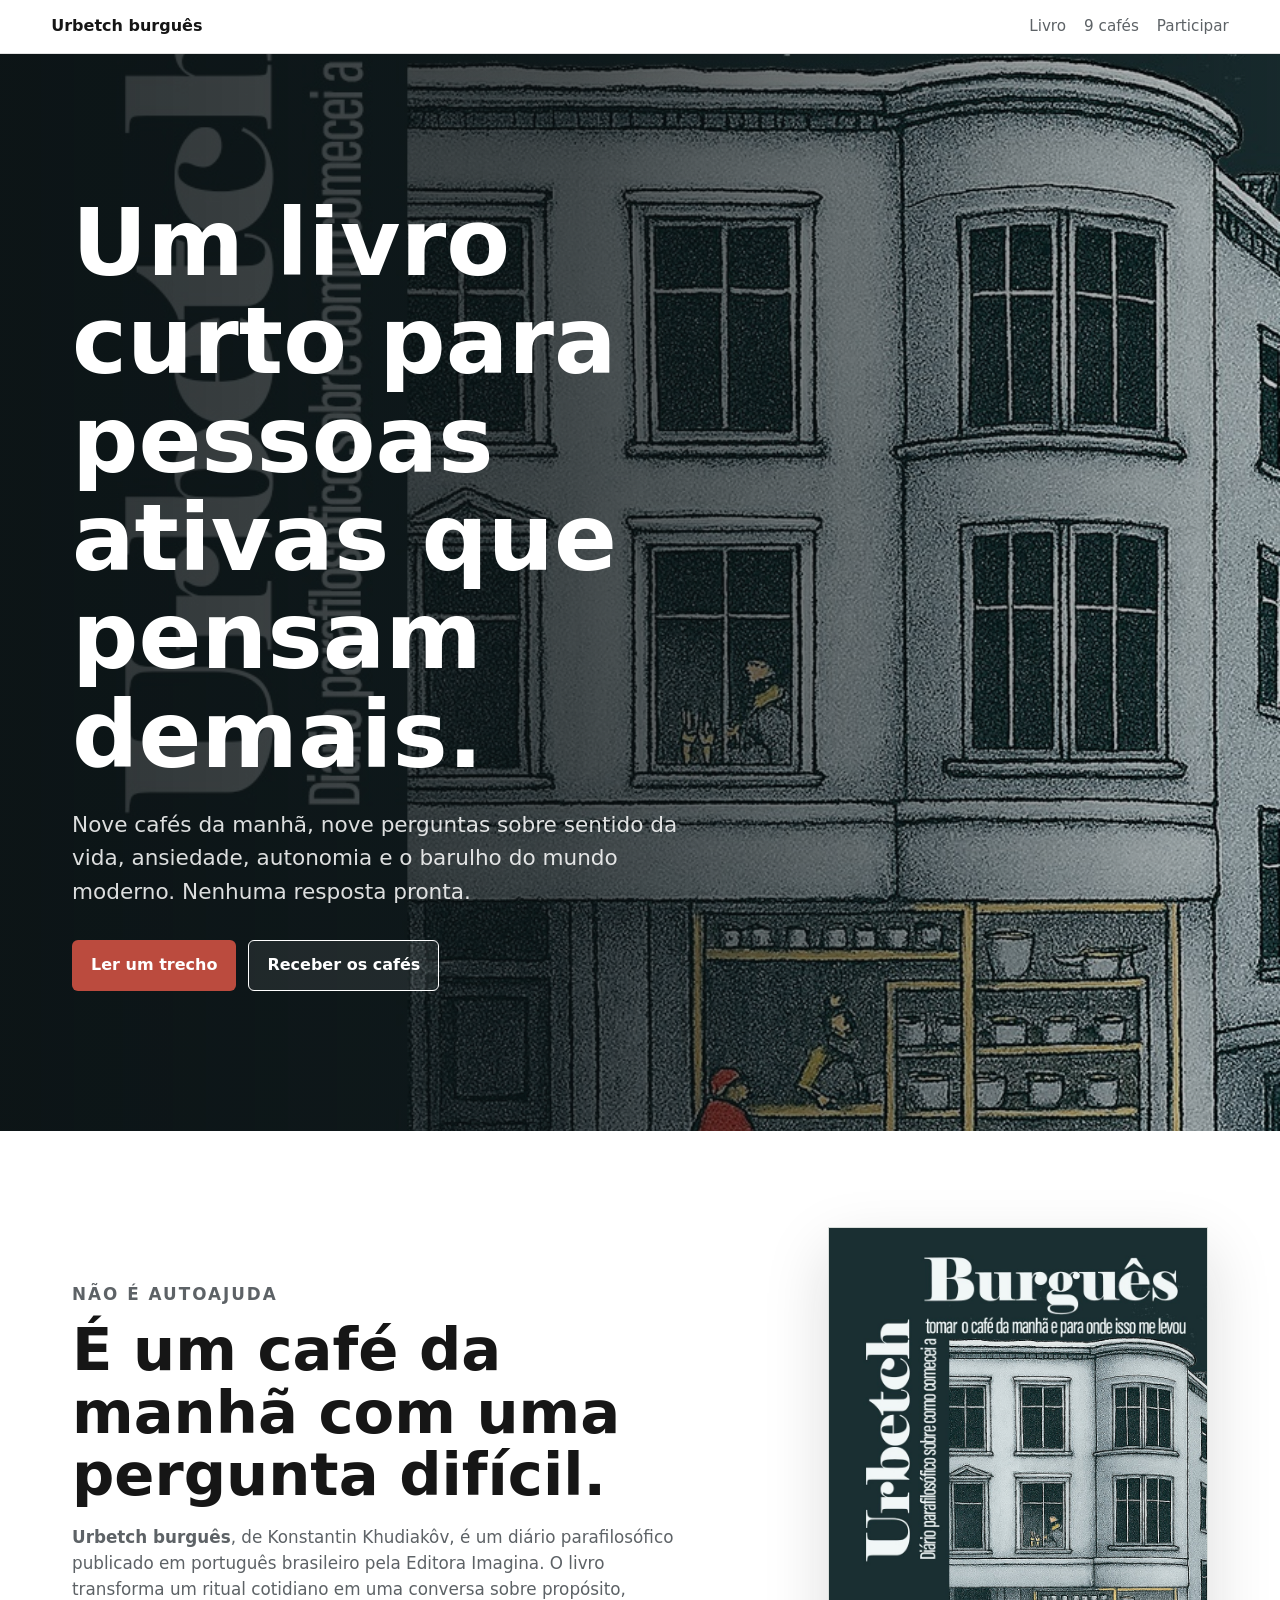
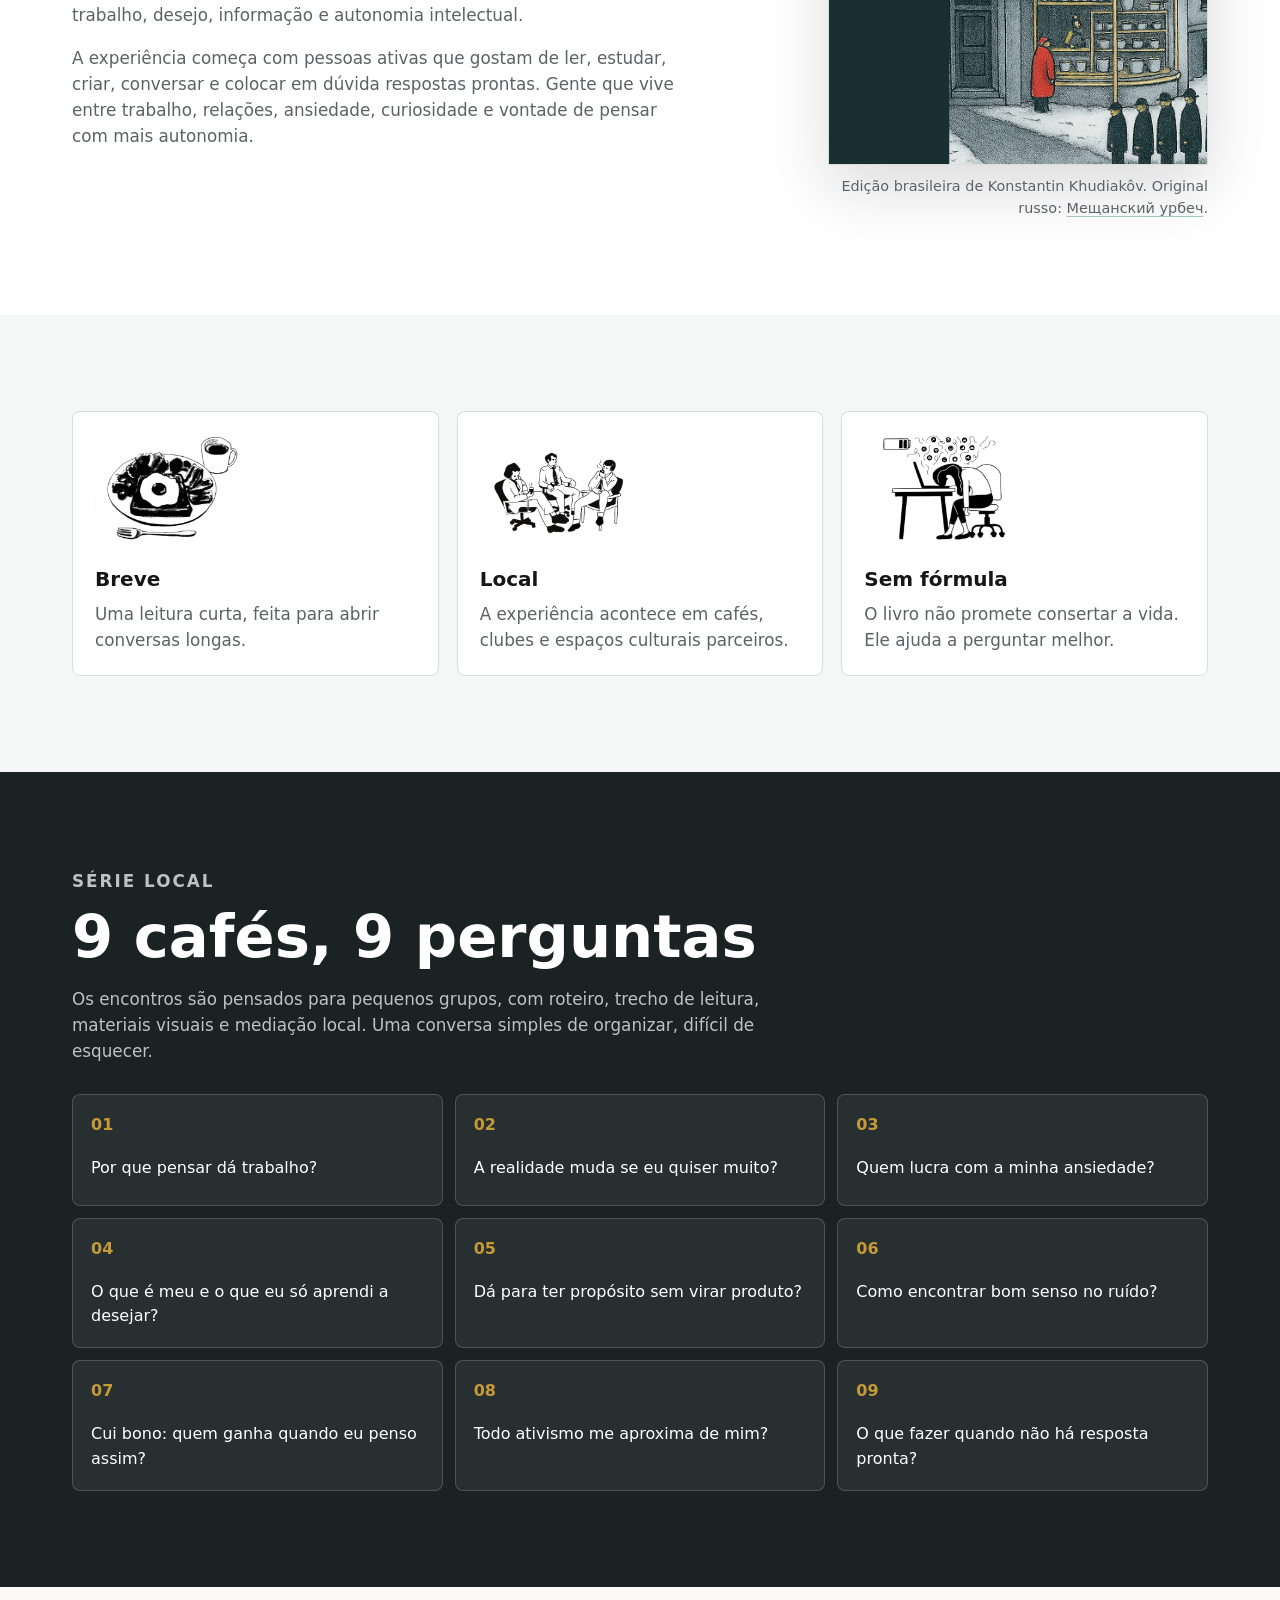
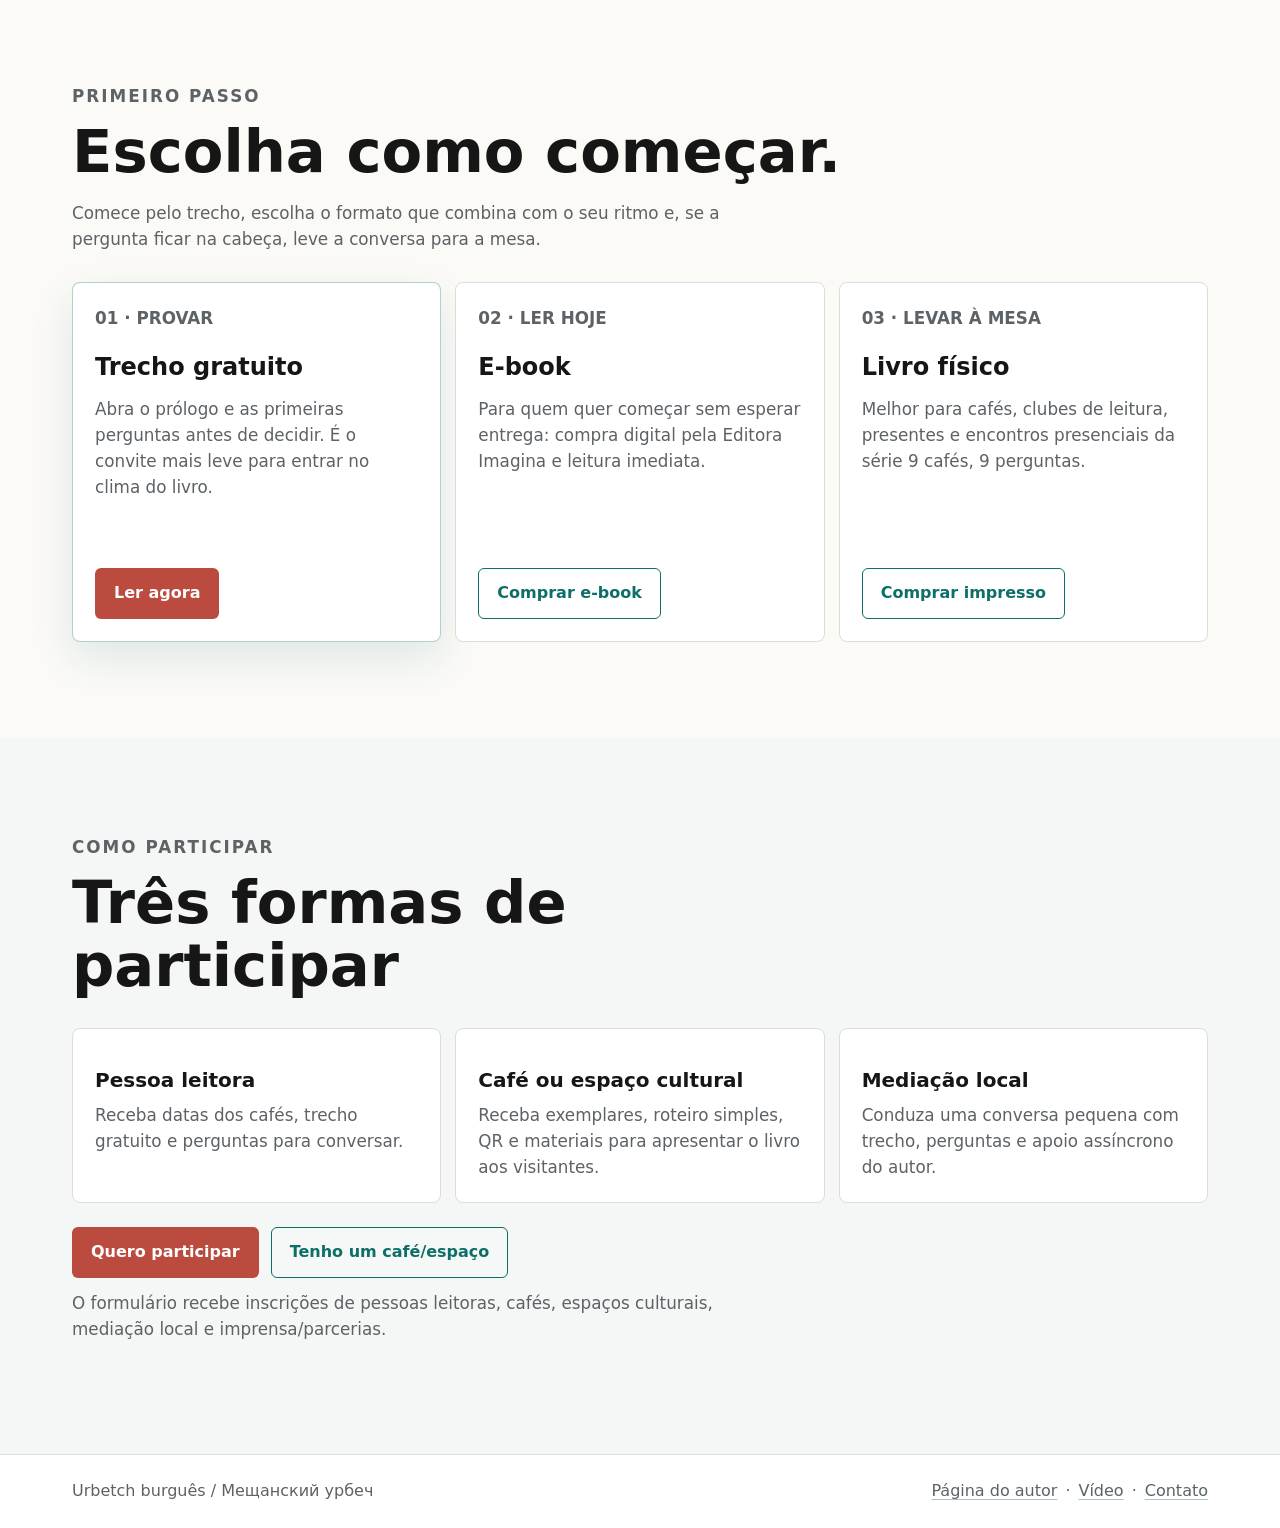
<file: index.html>
<!doctype html>
<html lang="pt-BR">
  <head>
    <meta charset="utf-8" />
    <meta name="viewport" content="width=device-width, initial-scale=1" />
    <title>Urbetch burguês</title>
    <meta
      name="description"
      content="Um livro curto para pessoas ativas que pensam demais e não querem respostas prontas. Nove cafés, nove perguntas, nenhuma fórmula pronta."
    />
    <link rel="icon" href="favicon.svg" type="image/svg+xml" />
    <link rel="stylesheet" href="styles.css" />
    <script async src="https://www.googletagmanager.com/gtag/js?id=G-YPQSVJLJGC"></script>
    <script>
      window.dataLayer = window.dataLayer || [];
      function gtag(){dataLayer.push(arguments);}
      gtag('js', new Date());
      gtag('config', 'G-YPQSVJLJGC');
      document.addEventListener('click', function (event) {
        var link = event.target.closest('[data-ga-event]');
        if (!link || typeof gtag !== 'function') return;
        gtag('event', link.dataset.gaEvent, {
          link_text: link.textContent.trim(),
          link_url: link.href
        });
      });
    </script>
  </head>
  <body>
    <header class="site-header" aria-label="Topo">
      <a class="brand" href="#topo">Urbetch burguês</a>
      <nav aria-label="Navegação principal">
        <a href="#livro">Livro</a>
        <a href="#cafes">9 cafés</a>
        <a href="#participar">Participar</a>
      </nav>
    </header>

    <main id="topo">
      <section class="hero" aria-labelledby="hero-title">
        <div class="hero-copy">
          <h1 id="hero-title">Um livro curto para pessoas ativas que pensam demais.</h1>
          <p class="hero-subtitle">
            Nove cafés da manhã, nove perguntas sobre sentido da vida, ansiedade,
            autonomia e o barulho do mundo moderno. Nenhuma resposta pronta.
          </p>
          <div class="hero-actions" aria-label="Ações principais">
            <a class="button primary" data-ga-event="sample_open" href="https://drive.google.com/file/d/1KFKnwinX4ZlY4uExMl0uKNinPe4b7w20/view?usp=sharing&utm_campaign=urbetch_natal_phase0&utm_source=landing&utm_medium=cta&utm_content=sample_main">Ler um trecho</a>
            <a class="button secondary" data-ga-event="lead_form_click" href="https://docs.google.com/forms/d/e/1FAIpQLSd4cilN8NzM5aMLvuM5T4M8hSEEgSHhuiCVSwaOtY0AEvKa4w/viewform?usp=publish-editor&utm_campaign=urbetch_natal_phase0&utm_source=landing&utm_medium=cta&utm_content=lead_hero">Receber os cafés</a>
          </div>
        </div>
      </section>

      <section id="livro" class="section intro">
        <div>
          <p class="kicker">Não é autoajuda</p>
          <h2>É um café da manhã com uma pergunta difícil.</h2>
          <p>
            <strong>Urbetch burguês</strong>, de Konstantin Khudiakôv, é um
            diário parafilosófico publicado em português brasileiro pela Editora
            Imagina. O livro transforma um ritual cotidiano em uma conversa sobre
            propósito, trabalho, desejo, informação e autonomia intelectual.
          </p>
          <p>
            A experiência começa com pessoas ativas que gostam de ler, estudar,
            criar, conversar e colocar em dúvida respostas prontas. Gente que
            vive entre trabalho, relações, ansiedade, curiosidade e vontade de
            pensar com mais autonomia.
          </p>
        </div>
        <figure class="book-figure">
          <img class="cover-main" src="assets/cover-brazil-a5-tight.jpg" alt="Capa brasileira do livro Urbetch burguês" />
          <figcaption>
            Edição brasileira de Konstantin Khudiakôv. Original russo:
            <a data-ga-event="russian_original_click" href="https://urbetch.ru/" lang="ru">Мещанский урбеч</a>.
          </figcaption>
        </figure>
      </section>

      <section class="section proof">
        <div class="proof-item">
          <img src="assets/breakfast.png" alt="" aria-hidden="true" />
          <h3>Breve</h3>
          <p>Uma leitura curta, feita para abrir conversas longas.</p>
        </div>
        <div class="proof-item">
          <img src="assets/conversation.png" alt="" aria-hidden="true" />
          <h3>Local</h3>
          <p>A experiência acontece em cafés, clubes e espaços culturais parceiros.</p>
        </div>
        <div class="proof-item">
          <img src="assets/thinking.png" alt="" aria-hidden="true" />
          <h3>Sem fórmula</h3>
          <p>O livro não promete consertar a vida. Ele ajuda a perguntar melhor.</p>
        </div>
      </section>

      <section id="cafes" class="section cafes" aria-labelledby="cafes-title">
        <div class="section-heading">
          <p class="kicker">Série local</p>
          <h2 id="cafes-title">9 cafés, 9 perguntas</h2>
          <p>
            Os encontros são pensados para pequenos grupos, com roteiro, trecho
            de leitura, materiais visuais e mediação local. Uma conversa simples
            de organizar, difícil de esquecer.
          </p>
        </div>
        <ol class="question-grid">
          <li>Por que pensar dá trabalho?</li>
          <li>A realidade muda se eu quiser muito?</li>
          <li>Quem lucra com a minha ansiedade?</li>
          <li>O que é meu e o que eu só aprendi a desejar?</li>
          <li>Dá para ter propósito sem virar produto?</li>
          <li>Como encontrar bom senso no ruído?</li>
          <li>Cui bono: quem ganha quando eu penso assim?</li>
          <li>Todo ativismo me aproxima de mim?</li>
          <li>O que fazer quando não há resposta pronta?</li>
        </ol>
      </section>

      <section id="trecho" class="section pathways" aria-labelledby="pathways-title">
        <div class="section-heading">
          <p class="kicker">Primeiro passo</p>
          <h2 id="pathways-title">Escolha como começar.</h2>
          <p>
            Comece pelo trecho, escolha o formato que combina com o seu ritmo e,
            se a pergunta ficar na cabeça, leve a conversa para a mesa.
          </p>
        </div>
        <div class="pathway-grid">
          <article class="pathway-card featured">
            <p class="pathway-label">01 · Provar</p>
            <h3>Trecho gratuito</h3>
            <p>
              Abra o prólogo e as primeiras perguntas antes de decidir. É o
              convite mais leve para entrar no clima do livro.
            </p>
            <a class="button primary" data-ga-event="sample_open" href="https://drive.google.com/file/d/1KFKnwinX4ZlY4uExMl0uKNinPe4b7w20/view?usp=sharing&utm_campaign=urbetch_natal_phase0&utm_source=landing&utm_medium=cta&utm_content=sample_section">Ler agora</a>
          </article>
          <article class="pathway-card">
            <p class="pathway-label">02 · Ler hoje</p>
            <h3>E-book</h3>
            <p>
              Para quem quer começar sem esperar entrega: compra digital pela
              Editora Imagina e leitura imediata.
            </p>
            <a class="button secondary" data-ga-event="ebook_buy_click" href="https://www.imaginaeditora.com/product-page/urbetch-burgu%C3%AAs-1?utm_campaign=urbetch_natal_phase0&utm_source=landing&utm_medium=cta&utm_content=buy_ebook">Comprar e-book</a>
          </article>
          <article class="pathway-card">
            <p class="pathway-label">03 · Levar à mesa</p>
            <h3>Livro físico</h3>
            <p>
              Melhor para cafés, clubes de leitura, presentes e encontros
              presenciais da série 9 cafés, 9 perguntas.
            </p>
            <a class="button secondary" data-ga-event="print_buy_click" href="https://www.imaginaeditora.com/product-page/urbetch-burgu%C3%AAs?utm_campaign=urbetch_natal_phase0&utm_source=landing&utm_medium=cta&utm_content=buy_print">Comprar impresso</a>
          </article>
        </div>
      </section>

      <section id="participar" class="section participate">
        <div class="section-heading">
          <p class="kicker">Como participar</p>
          <h2>Três formas de participar</h2>
        </div>
        <div class="participation-list">
          <article>
            <h3>Pessoa leitora</h3>
            <p>Receba datas dos cafés, trecho gratuito e perguntas para conversar.</p>
          </article>
          <article>
            <h3>Café ou espaço cultural</h3>
            <p>Receba exemplares, roteiro simples, QR e materiais para apresentar o livro aos visitantes.</p>
          </article>
          <article>
            <h3>Mediação local</h3>
            <p>Conduza uma conversa pequena com trecho, perguntas e apoio assíncrono do autor.</p>
          </article>
        </div>
        <div class="lead-actions" aria-label="Canais de interesse">
          <a class="button primary" data-ga-event="lead_form_click" href="https://docs.google.com/forms/d/e/1FAIpQLSd4cilN8NzM5aMLvuM5T4M8hSEEgSHhuiCVSwaOtY0AEvKa4w/viewform?usp=publish-editor&utm_campaign=urbetch_natal_phase0&utm_source=landing&utm_medium=cta&utm_content=lead_reader">Quero participar</a>
          <a class="button secondary" data-ga-event="lead_form_click" href="https://docs.google.com/forms/d/e/1FAIpQLSd4cilN8NzM5aMLvuM5T4M8hSEEgSHhuiCVSwaOtY0AEvKa4w/viewform?usp=publish-editor&utm_campaign=urbetch_natal_phase0&utm_source=landing&utm_medium=cta&utm_content=lead_partner">Tenho um café/espaço</a>
        </div>
        <p class="form-note">
          O formulário recebe inscrições de pessoas leitoras, cafés, espaços
          culturais, mediação local e imprensa/parcerias.
        </p>
      </section>
    </main>

    <footer class="site-footer">
      <p>Urbetch burguês / Мещанский урбеч</p>
      <p class="footer-links">
        <a data-ga-event="author_page_click" href="https://taplink.cc/kost7sky">Página do autor</a>
        <span aria-hidden="true">·</span>
        <a data-ga-event="author_video_click" href="https://www.youtube.com/watch?v=8ST_zcP6rTc">Vídeo</a>
        <span aria-hidden="true">·</span>
        <a href="mailto:kost7sky@inbox.ru">Contato</a>
      </p>
    </footer>
  </body>
</html>
</file>
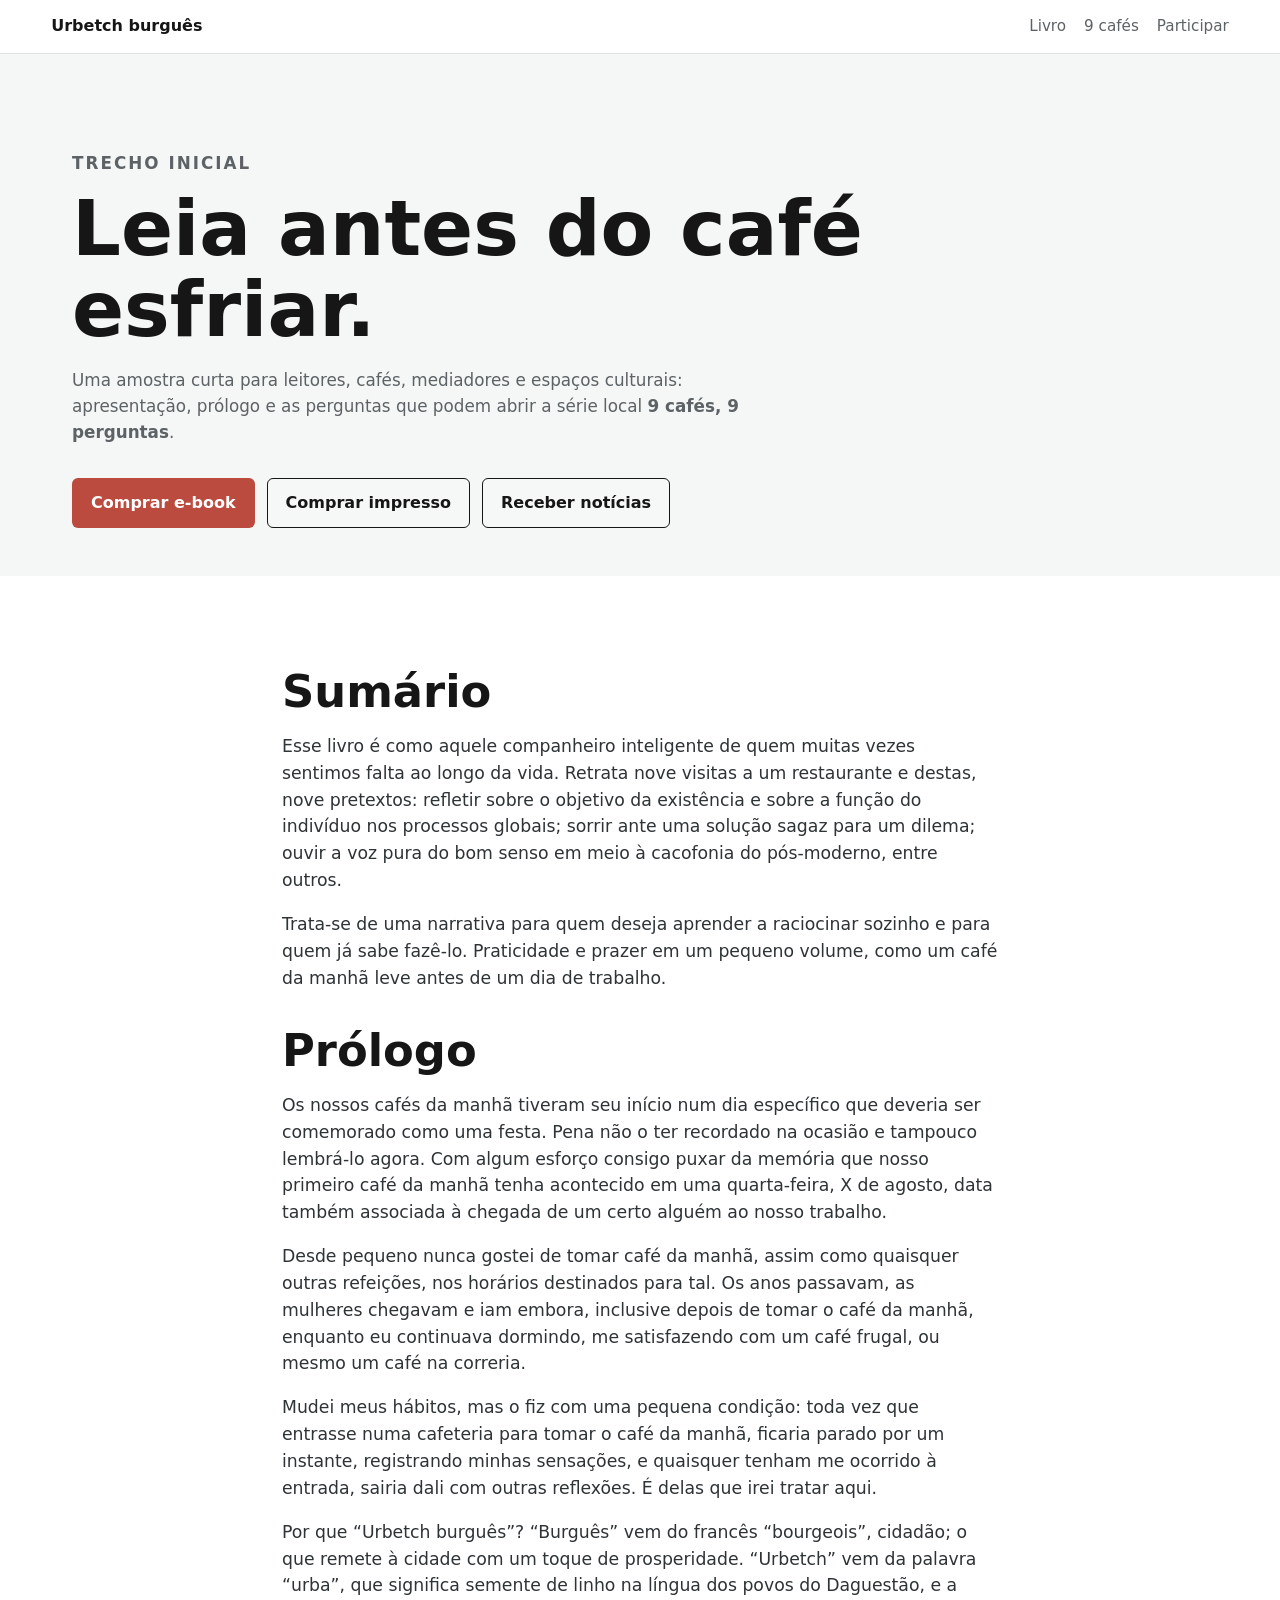
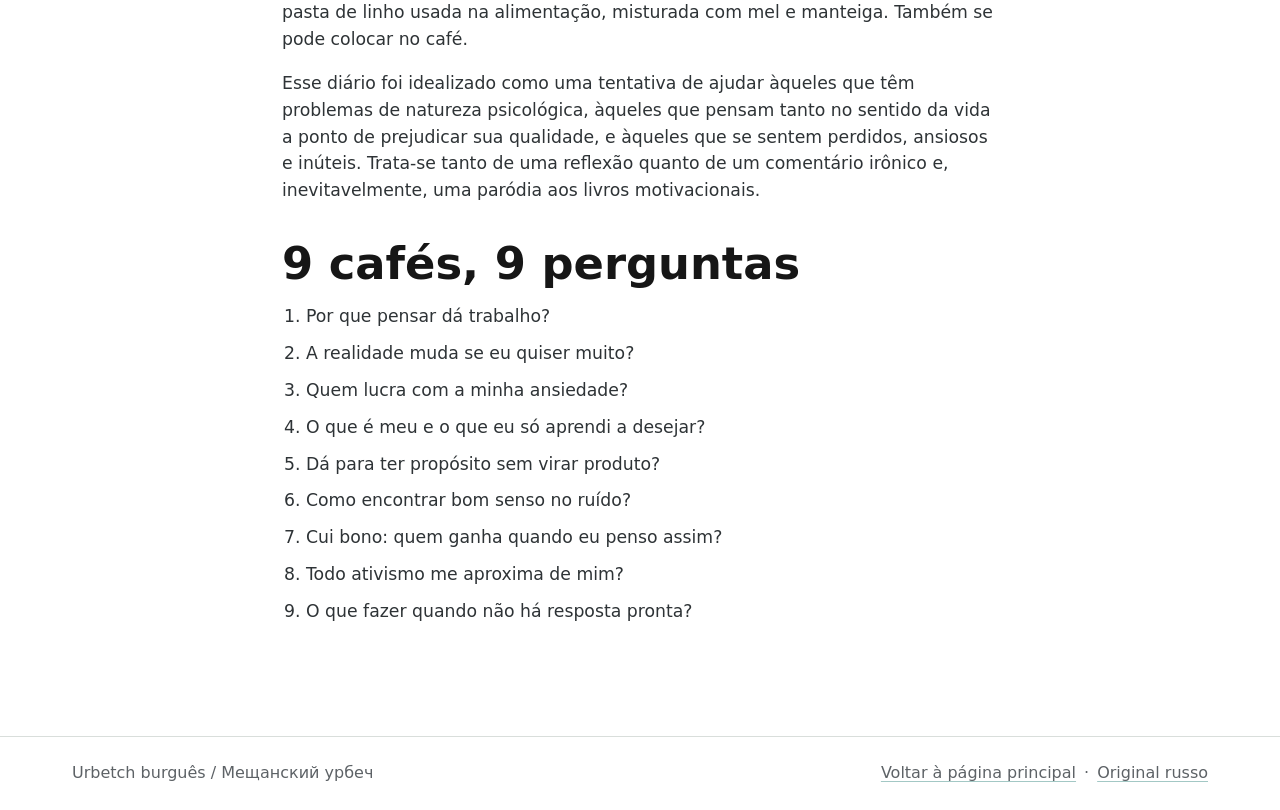
<file: trecho.html>
<!doctype html>
<html lang="pt-BR">
  <head>
    <meta charset="utf-8" />
    <meta name="viewport" content="width=device-width, initial-scale=1" />
    <title>Trecho | Urbetch burguês</title>
    <meta
      name="description"
      content="Trecho inicial de Urbetch burguês: apresentação, prólogo e 9 perguntas para a série de conversas em Natal."
    />
    <link rel="icon" href="favicon.svg" type="image/svg+xml" />
    <link rel="stylesheet" href="styles.css" />
    <script async src="https://www.googletagmanager.com/gtag/js?id=G-YPQSVJLJGC"></script>
    <script>
      window.dataLayer = window.dataLayer || [];
      function gtag(){dataLayer.push(arguments);}
      gtag('js', new Date());
      gtag('config', 'G-YPQSVJLJGC');
      document.addEventListener('click', function (event) {
        var link = event.target.closest('[data-ga-event]');
        if (!link || typeof gtag !== 'function') return;
        gtag('event', link.dataset.gaEvent, {
          link_text: link.textContent.trim(),
          link_url: link.href
        });
      });
    </script>
  </head>
  <body>
    <header class="site-header" aria-label="Topo">
      <a class="brand" href="index.html">Urbetch burguês</a>
      <nav aria-label="Navegação principal">
        <a href="index.html#livro">Livro</a>
        <a href="index.html#cafes">9 cafés</a>
        <a href="index.html#participar">Participar</a>
      </nav>
    </header>

    <main class="sample-page">
      <section class="section sample-reader" aria-labelledby="sample-title">
        <p class="kicker">Trecho inicial</p>
        <h1 id="sample-title">Leia antes do café esfriar.</h1>
        <p class="sample-lead">
          Uma amostra curta para leitores, cafés, mediadores e espaços culturais:
          apresentação, prólogo e as perguntas que podem abrir a série local
          <strong>9 cafés, 9 perguntas</strong>.
        </p>
        <div class="hero-actions">
          <a class="button primary" data-ga-event="ebook_buy_click" href="https://www.imaginaeditora.com/product-page/urbetch-burgu%C3%AAs-1?utm_campaign=urbetch_natal_phase0&utm_source=trecho&utm_medium=cta&utm_content=buy_ebook_sample_page">Comprar e-book</a>
          <a class="button secondary" data-ga-event="print_buy_click" href="https://www.imaginaeditora.com/product-page/urbetch-burgu%C3%AAs?utm_campaign=urbetch_natal_phase0&utm_source=trecho&utm_medium=cta&utm_content=buy_print_sample_page">Comprar impresso</a>
          <a class="button secondary" data-ga-event="lead_form_click" href="https://docs.google.com/forms/d/e/1FAIpQLSd4cilN8NzM5aMLvuM5T4M8hSEEgSHhuiCVSwaOtY0AEvKa4w/viewform?usp=publish-editor&utm_campaign=urbetch_natal_phase0&utm_source=trecho&utm_medium=cta&utm_content=lead_sample_page">Receber notícias</a>
        </div>
      </section>

      <article class="section excerpt" aria-label="Trecho do livro">
        <h2>Sumário</h2>
        <p>
          Esse livro é como aquele companheiro inteligente de quem muitas vezes
          sentimos falta ao longo da vida. Retrata nove visitas a um restaurante
          e destas, nove pretextos: refletir sobre o objetivo da existência e
          sobre a função do indivíduo nos processos globais; sorrir ante uma
          solução sagaz para um dilema; ouvir a voz pura do bom senso em meio à
          cacofonia do pós-moderno, entre outros.
        </p>
        <p>
          Trata-se de uma narrativa para quem deseja aprender a raciocinar
          sozinho e para quem já sabe fazê-lo. Praticidade e prazer em um pequeno
          volume, como um café da manhã leve antes de um dia de trabalho.
        </p>

        <h2>Prólogo</h2>
        <p>
          Os nossos cafés da manhã tiveram seu início num dia específico que
          deveria ser comemorado como uma festa. Pena não o ter recordado na
          ocasião e tampouco lembrá-lo agora. Com algum esforço consigo puxar da
          memória que nosso primeiro café da manhã tenha acontecido em uma
          quarta-feira, X de agosto, data também associada à chegada de um certo
          alguém ao nosso trabalho.
        </p>
        <p>
          Desde pequeno nunca gostei de tomar café da manhã, assim como quaisquer
          outras refeições, nos horários destinados para tal. Os anos passavam,
          as mulheres chegavam e iam embora, inclusive depois de tomar o café da
          manhã, enquanto eu continuava dormindo, me satisfazendo com um café
          frugal, ou mesmo um café na correria.
        </p>
        <p>
          Mudei meus hábitos, mas o fiz com uma pequena condição: toda vez que
          entrasse numa cafeteria para tomar o café da manhã, ficaria parado por
          um instante, registrando minhas sensações, e quaisquer tenham me
          ocorrido à entrada, sairia dali com outras reflexões. É delas que irei
          tratar aqui.
        </p>
        <p>
          Por que “Urbetch burguês”? “Burguês” vem do francês “bourgeois”,
          cidadão; o que remete à cidade com um toque de prosperidade. “Urbetch”
          vem da palavra “urba”, que significa semente de linho na língua dos
          povos do Daguestão, e a pasta de linho usada na alimentação, misturada
          com mel e manteiga. Também se pode colocar no café.
        </p>
        <p>
          Esse diário foi idealizado como uma tentativa de ajudar àqueles que têm
          problemas de natureza psicológica, àqueles que pensam tanto no sentido
          da vida a ponto de prejudicar sua qualidade, e àqueles que se sentem
          perdidos, ansiosos e inúteis. Trata-se tanto de uma reflexão quanto de
          um comentário irônico e, inevitavelmente, uma paródia aos livros
          motivacionais.
        </p>

        <h2>9 cafés, 9 perguntas</h2>
        <ol class="excerpt-questions">
          <li>Por que pensar dá trabalho?</li>
          <li>A realidade muda se eu quiser muito?</li>
          <li>Quem lucra com a minha ansiedade?</li>
          <li>O que é meu e o que eu só aprendi a desejar?</li>
          <li>Dá para ter propósito sem virar produto?</li>
          <li>Como encontrar bom senso no ruído?</li>
          <li>Cui bono: quem ganha quando eu penso assim?</li>
          <li>Todo ativismo me aproxima de mim?</li>
          <li>O que fazer quando não há resposta pronta?</li>
        </ol>
      </article>
    </main>

    <footer class="site-footer">
      <p>Urbetch burguês / Мещанский урбеч</p>
      <p class="footer-links">
        <a href="index.html">Voltar à página principal</a>
        <span aria-hidden="true">·</span>
        <a data-ga-event="russian_original_click" href="https://ridero.ru/books/meshanskii_urbech">Original russo</a>
      </p>
    </footer>
  </body>
</html>
</file>
<file: styles.css>
:root {
  color-scheme: light;
  --ink: #161616;
  --muted: #5d6266;
  --paper: #ffffff;
  --soft: #f4f7f5;
  --line: #d9dedb;
  --teal: #0e6f68;
  --coral: #bb4b3e;
  --gold: #c69a37;
}

* {
  box-sizing: border-box;
}

html {
  scroll-behavior: smooth;
}

body {
  margin: 0;
  background: var(--paper);
  color: var(--ink);
  font-family: Inter, ui-sans-serif, system-ui, -apple-system, BlinkMacSystemFont, "Segoe UI", sans-serif;
  line-height: 1.55;
}

a {
  color: inherit;
}

.site-header {
  position: sticky;
  top: 0;
  z-index: 20;
  display: flex;
  align-items: center;
  justify-content: space-between;
  gap: 24px;
  padding: 14px clamp(18px, 4vw, 56px);
  border-bottom: 1px solid rgba(22, 22, 22, 0.12);
  background: rgba(255, 255, 255, 0.92);
  backdrop-filter: blur(14px);
}

.brand {
  font-weight: 800;
  text-decoration: none;
}

nav {
  display: flex;
  gap: 18px;
  color: var(--muted);
  font-size: 0.95rem;
}

nav a {
  text-decoration: none;
}

nav a:hover {
  color: var(--teal);
}

.hero {
  min-height: 86vh;
  display: flex;
  align-items: center;
  padding: clamp(80px, 12vw, 140px) clamp(18px, 6vw, 72px);
  color: white;
  background:
    linear-gradient(90deg, rgba(10, 16, 18, 0.86) 0%, rgba(10, 16, 18, 0.72) 45%, rgba(10, 16, 18, 0.2) 100%),
    url("assets/cover-brazil-a5-tight.jpg") center right / cover no-repeat;
}

.hero-copy {
  width: min(720px, 100%);
}

.kicker {
  margin: 0 0 12px;
  color: var(--gold);
  font-size: 0.78rem;
  font-weight: 800;
  letter-spacing: 0.12em;
  text-transform: uppercase;
}

.hero h1,
.section h2 {
  margin: 0;
  line-height: 1.06;
  letter-spacing: 0;
}

.hero h1 {
  max-width: 760px;
  font-size: clamp(2.5rem, 8vw, 5.8rem);
}

.hero-subtitle {
  max-width: 650px;
  margin: 24px 0 0;
  color: rgba(255, 255, 255, 0.86);
  font-size: clamp(1.05rem, 2vw, 1.35rem);
}

.hero-actions,
.cta-panel {
  display: flex;
  flex-wrap: wrap;
  gap: 12px;
  margin-top: 32px;
}

.button,
button {
  display: inline-flex;
  align-items: center;
  justify-content: center;
  min-height: 46px;
  padding: 12px 18px;
  border: 1px solid transparent;
  border-radius: 6px;
  font: inherit;
  font-weight: 800;
  text-decoration: none;
  cursor: pointer;
}

.button.primary,
button {
  background: var(--coral);
  color: white;
}

.button.secondary {
  border-color: currentColor;
  background: rgba(255, 255, 255, 0.08);
  color: currentColor;
}

.section {
  padding: clamp(56px, 8vw, 96px) clamp(18px, 6vw, 72px);
}

.intro {
  display: grid;
  grid-template-columns: minmax(0, 1.15fr) minmax(260px, 0.85fr);
  gap: clamp(28px, 6vw, 72px);
  align-items: center;
}

.section h2 {
  max-width: 800px;
  font-size: clamp(2rem, 5vw, 3.7rem);
}

.section p {
  max-width: 720px;
  color: var(--muted);
  font-size: 1.05rem;
}

.book-figure {
  margin: 0;
  width: min(380px, 100%);
  margin-left: auto;
}

.book-figure img {
  display: block;
  border: 1px solid var(--line);
  box-shadow: 0 24px 60px rgba(22, 22, 22, 0.15);
}

.cover-main {
  width: 100%;
  aspect-ratio: 1 / 1.4142;
  object-fit: cover;
  object-position: center;
}

.book-figure figcaption {
  margin-top: 10px;
  color: var(--muted);
  font-size: 0.9rem;
  text-align: right;
}

.book-figure figcaption a,
.site-footer a {
  text-decoration-color: rgba(14, 111, 104, 0.38);
  text-underline-offset: 3px;
}

.proof {
  display: grid;
  grid-template-columns: repeat(3, minmax(0, 1fr));
  gap: 18px;
  background: var(--soft);
}

.proof-item,
.participation-list article {
  border: 1px solid var(--line);
  border-radius: 8px;
  background: white;
  padding: 22px;
}

.proof-item img {
  width: 100%;
  max-width: 160px;
  height: 108px;
  object-fit: contain;
  object-position: left center;
}

.proof-item h3,
.participation-list h3 {
  margin: 14px 0 6px;
  font-size: 1.25rem;
}

.proof-item p,
.participation-list p {
  margin: 0;
}

.section-heading {
  max-width: 820px;
  margin-bottom: 30px;
}

.cafes {
  background: #1b2224;
  color: white;
}

.cafes .section-heading p {
  color: rgba(255, 255, 255, 0.72);
}

.question-grid {
  display: grid;
  grid-template-columns: repeat(3, minmax(0, 1fr));
  gap: 12px;
  padding: 0;
  margin: 0;
  list-style: none;
  counter-reset: questions;
}

.question-grid li {
  min-height: 112px;
  padding: 18px;
  border: 1px solid rgba(255, 255, 255, 0.18);
  border-radius: 8px;
  background: rgba(255, 255, 255, 0.06);
  counter-increment: questions;
}

.question-grid li::before {
  content: counter(questions, decimal-leading-zero);
  display: block;
  margin-bottom: 18px;
  color: var(--gold);
  font-weight: 900;
}

.pathways {
  background: #fbfaf6;
}

.pathway-grid {
  display: grid;
  grid-template-columns: repeat(3, minmax(0, 1fr));
  gap: 14px;
}

.pathway-card {
  display: flex;
  min-height: 360px;
  flex-direction: column;
  align-items: flex-start;
  border: 1px solid var(--line);
  border-radius: 8px;
  background: white;
  padding: 22px;
}

.pathway-card.featured {
  border-color: rgba(14, 111, 104, 0.32);
  box-shadow: 0 16px 42px rgba(14, 111, 104, 0.12);
}

.pathway-label {
  margin: 0 0 18px;
  color: var(--gold);
  font-size: 0.78rem;
  font-weight: 900;
  text-transform: uppercase;
}

.pathway-card h3 {
  margin: 0 0 10px;
  font-size: 1.5rem;
}

.pathway-card p:not(.pathway-label) {
  margin: 0 0 22px;
  color: var(--muted);
}

.pathway-card .button {
  margin-top: auto;
}

.pathway-card .button.secondary {
  color: var(--teal);
}

.participate {
  background: var(--soft);
}

.participation-list {
  display: grid;
  grid-template-columns: repeat(3, minmax(0, 1fr));
  gap: 14px;
}

.lead-actions {
  display: flex;
  flex-wrap: wrap;
  gap: 12px;
  margin-top: 24px;
}

.lead-actions .button.secondary {
  color: var(--teal);
}

.form-note {
  margin-top: 12px;
  font-size: 0.92rem;
}

.sample-page {
  background: var(--paper);
}

.sample-reader {
  padding-bottom: 48px;
  background: var(--soft);
}

.sample-reader h1 {
  max-width: 860px;
  margin: 0;
  font-size: clamp(2.4rem, 6vw, 5rem);
  line-height: 1.06;
}

.sample-lead {
  max-width: 760px;
  color: var(--muted);
  font-size: clamp(1.05rem, 2vw, 1.25rem);
}

.excerpt {
  max-width: 860px;
  margin: 0 auto;
  padding-top: 56px;
}

.excerpt h2 {
  margin: 36px 0 12px;
  font-size: clamp(1.8rem, 4vw, 2.8rem);
}

.excerpt p,
.excerpt li {
  color: #2e3336;
  font-size: 1.08rem;
}

.excerpt-questions {
  display: grid;
  gap: 10px;
  padding-left: 24px;
}

.site-footer {
  display: flex;
  flex-wrap: wrap;
  justify-content: space-between;
  gap: 12px;
  padding: 24px clamp(18px, 6vw, 72px);
  border-top: 1px solid var(--line);
  color: var(--muted);
}

.site-footer p {
  margin: 0;
}

.footer-links {
  display: flex;
  flex-wrap: wrap;
  gap: 8px;
}

@media (max-width: 860px) {
  .site-header {
    align-items: flex-start;
    flex-direction: column;
    gap: 8px;
  }

  nav {
    width: 100%;
    justify-content: space-between;
  }

  .hero {
    min-height: 78vh;
    background:
      linear-gradient(180deg, rgba(10, 16, 18, 0.84) 0%, rgba(10, 16, 18, 0.7) 56%, rgba(10, 16, 18, 0.34) 100%),
      url("assets/cover-brazil-a5-tight.jpg") center / cover no-repeat;
  }

  .intro,
  .proof,
  .question-grid,
  .pathway-grid,
  .participation-list,
  .lead-actions {
    grid-template-columns: 1fr;
  }

  .book-figure {
    margin: 0;
    width: min(340px, 100%);
  }

  .book-figure figcaption {
    text-align: left;
  }
}

@media (max-width: 520px) {
  .hero-actions,
  .cta-panel,
  .lead-actions {
    flex-direction: column;
  }

  .button,
  button {
    width: 100%;
  }

  nav {
    font-size: 0.88rem;
  }
}
</file>
